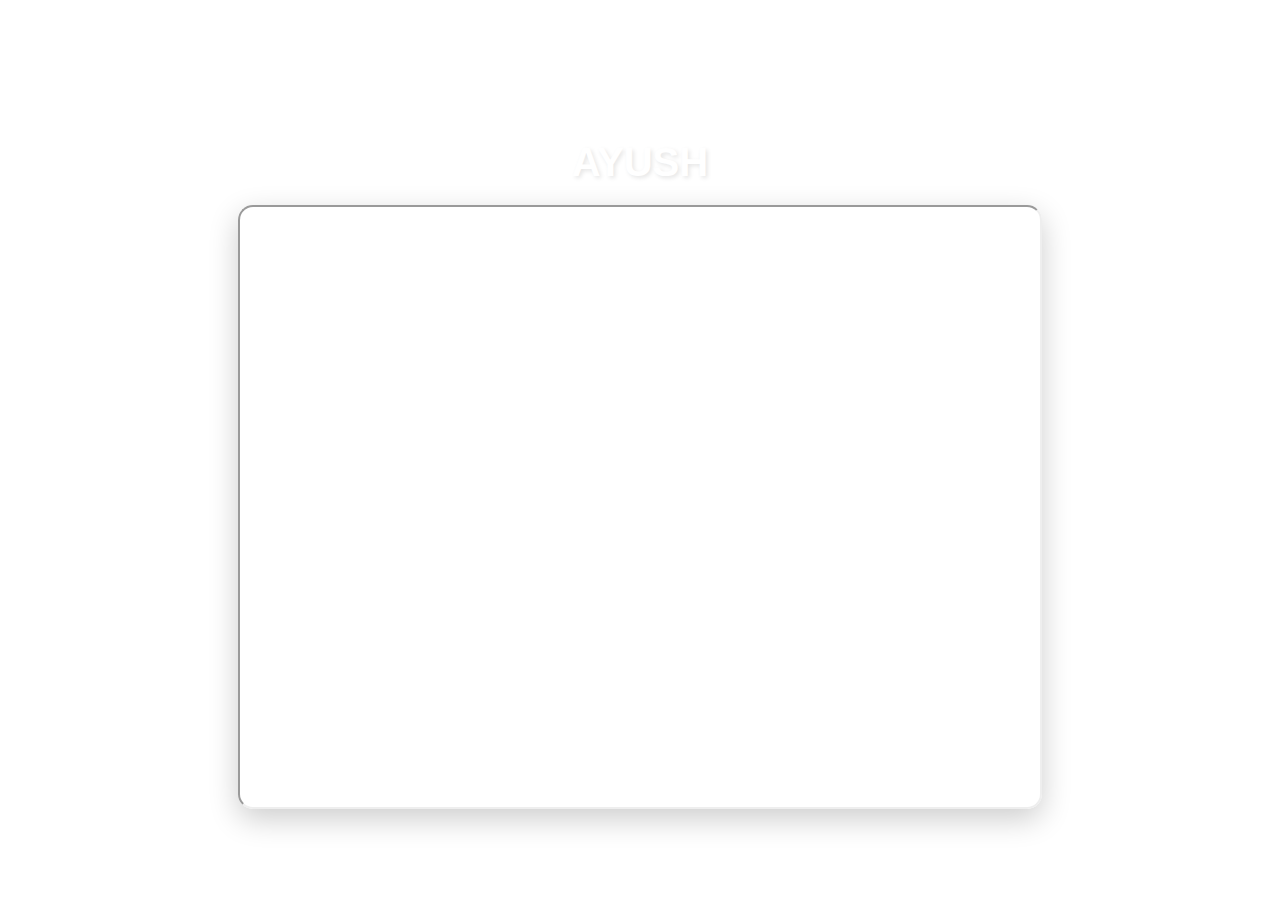
<file: bot.html>
<!DOCTYPE html>
<html lang="en">
<head>
    <meta charset="UTF-8">
    <meta name="viewport" content="width=device-width, initial-scale=1.0">
    <title>AYUSH</title>
    <style>
        /* Set the background image */
        body {
            font-family: 'Arial', sans-serif;
            background-image: url('https://i.pinimg.com/736x/6a/8b/16/6a8b16c46db7fdc8d7ba4313544a8a21.jpg'); /* Replace with your copied Pinterest image URL */
            background-size: cover; /* Ensure the image covers the entire screen */
            background-position: center center; /* Center the image */
            background-attachment: fixed; /* Make the background fixed during scrolling */
            display: flex;
            flex-direction: column;
            align-items: center;
            justify-content: center;
            min-height: 100vh;
            color: white; /* Text color to stand out against the background */
        }

        h2 {
            font-size: 2.5rem;
            margin-bottom: 20px;
            text-shadow: 2px 2px 4px rgba(0, 0, 0, 0.1);
        }

        iframe {
            width: 90%;
            max-width: 800px;
            height: 600px;
            border-radius: 15px;
            overflow: hidden;
            box-shadow: 0 10px 30px rgba(0, 0, 0, 0.2);
        }
    </style>
</head>
<body>
    <h2>AYUSH</h2>
    <iframe src="https://www.chatbase.co/chatbot-iframe/YYLen4dwfEkPa57UUmm8_"></iframe>
</body>
</html>
</file>
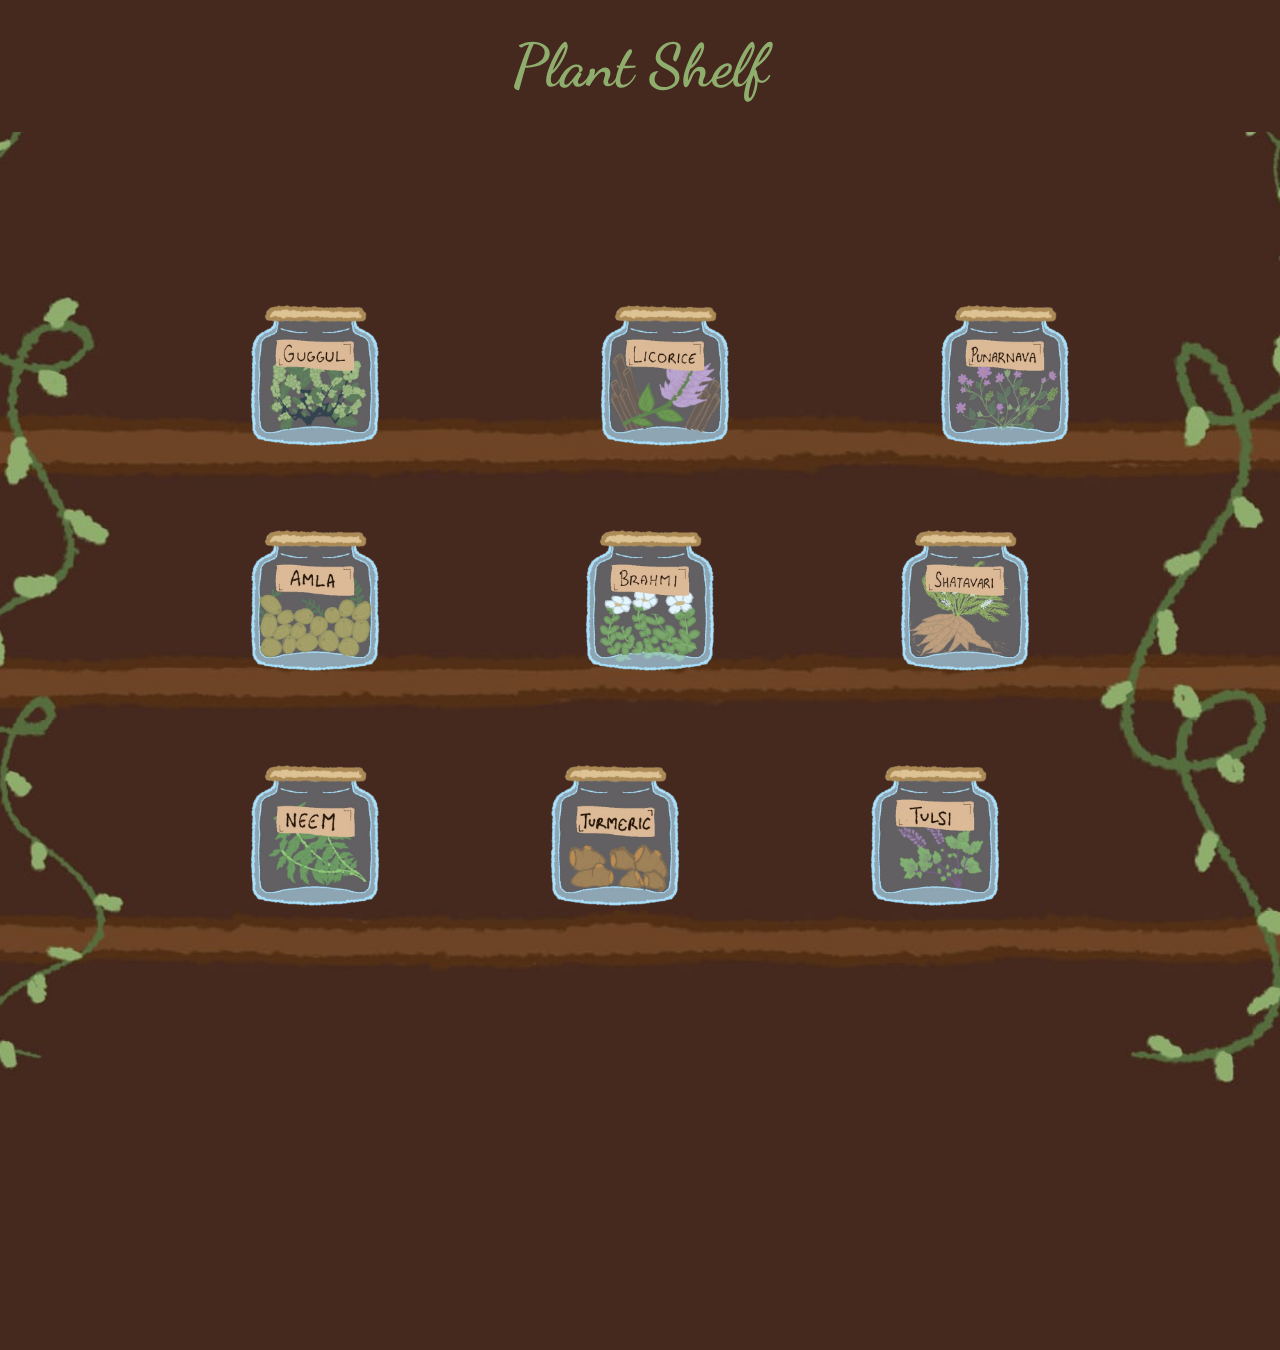
<file: garden3.html>
<!DOCTYPE html>
<html lang="en">
<head>
    <link href="https://fonts.googleapis.com/css2?family=Dancing+Script:wght@400;700&display=swap" rel="stylesheet">
    <meta charset="UTF-8">
    <meta name="viewport" content="width=device-width, initial-scale=1.0">
    <title>Plant Shelf</title>
    <style>
        body {
    font-family: 'Poppins', sans-serif;
    margin: 0;
    padding: 0;
    background-color: #45291F;
    background-image: url('shelf3.jpeg');
    background-size: cover;
    background-position: center;
    background-repeat: no-repeat;
    height: 150vh;
    display: flex;
    justify-content: center;
    align-items: center;
    position: relative;
    flex-direction: column;
}
        h1 {
            text-align: center;
            font-size: 60px;
            color: #8FAE6D;
            font-family: 'Dancing Script', cursive;
            margin: 0;
            padding: 30px;
            position: absolute;
            top: 0;
            left: 50%;
            transform: translateX(-50%);
            width: 100%;
            background: #45291F;
        }
        .shelf {
            display: flex;
            gap: 50px;
            position: relative;
        }
        
        .plant-img {
            width: 150px;
            cursor: pointer;
            position: absolute;
        }
        /* Individual positions for each plant */
        .jar { top: 30px; right: 200px; width: 250px; height: 250px; }
        .turmeric { top: 30px; right: -100px; width: 250px; height: 250px; }
        .tulsi { top: 30px; left: 170px; width: 250px; height: 250px;}
        .brahmi { top: -205px; left: -115px; width: 250px; height: 250px; }
        .amla { top: -205px; right: 200px; width: 250px; height: 250px;}
        .shatavari { top: -205px; left: 200px; width: 250px; height: 250px; }
        .guggul { top: -430px; left: -450px; width: 250px; height: 250px;}
        .licorice { top: -430px; left:-100px; width: 250px; height: 250px; }
        .punarnava {top: -430px; left: 240px; width: 250px; height: 250px}
        
        .popup {
    position: absolute;
    top: 50%;
    left: 50%;
    transform: translate(-50%, -50%);
    background: rgb(215, 213, 196);
    padding: 30px; /* Increased padding for more space */
    border-radius: 10px;
    box-shadow: 0 4px 8px rgba(0, 0, 0, 0.2);
    display: none;
    text-align: center;
    width: 400px; /* Adjust width to make it bigger */
    max-width: 80%; /* Ensures it doesn't get too big on smaller screens */
}

        .popup .image-container {
            display: flex;
            align-items: center;
            justify-content: center;
            position: relative;
        }
        .popup img {
    width: 200px; /* Increase width */
    height: 200px; /* Increase height */
    display: none;
    border-radius: 5px;
}
        .popup img.active {
            display: block;
        }
        .arrow {
            background: none;
            border: none;
            font-size: 20px;
            cursor: pointer;
            position: absolute;
            top: 50%;
            transform: translateY(-50%);
        }
        .left-arrow { left: 10px; }
        .right-arrow { right: 10px; }
        .close {
            position: absolute;
            top: 5px;
            right: 10px;
            cursor: pointer;
            font-size: 18px;
        }
    </style>
</head>
<body>
    <h1>Plant Shelf</h1>
    <div class="shelf">
        <img src="jar2.png" alt="Jar" class="plant-img jar" onclick="showPopup('jar-popup')">
        <img src="turmeric.png" alt="Turmeric" class="plant-img turmeric" onclick="showPopup('turmeric-popup')">
        <img src="tulsi.png" alt="Tulsi" class="plant-img tulsi" onclick="showPopup('tulsi-popup')">
        <img src="brahmi.png" alt="Brahmi" class="plant-img brahmi" onclick="showPopup('brahmi-popup')">
        <img src="amla.png" alt="Amla" class="plant-img amla" onclick="showPopup('amla-popup')">
        <img src="shatavari.png" alt="Shatavari" class="plant-img shatavari" onclick="showPopup('shatavari-popup')">
        <img src="guggul.png" alt="Guggul" class="plant-img guggul" onclick="showPopup('guggul-popup')">
        <img src="licorice.png" alt="Licorice" class="plant-img licorice" onclick="showPopup('licorice-popup')">
        <img src="punarnava.png" alt="Punarnava" class="plant-img punarnava" onclick="showPopup('punarnava-popup')">
    </div>
    
    <!-- Popup Example with Scrolling Images -->
    <div id="tulsi-popup" class="popup">
        <span class="close" onclick="closePopup('tulsi-popup')">&times;</span>
        <h2>Tulsi (Ocimum sanctum)</h2>
        <p>Also known as Holy Basil. It is known for its immune boosting properties due to its high levels of antioxidants and antimicrobial compounds. Tulsi is considered an effective remedy for respiratory ailments like cough, cold and asthma.</p>
        <div class="image-container">
            <button class="arrow left-arrow" onclick="prevImage('tulsi')">&#10094;</button>
            <img src="tulsi1.jpg" class="tulsi active">
            <img src="tulsi2.jpg" class="tulsi">
            <img src="tulsi3.jpg" class="tulsi">
            <button class="arrow right-arrow" onclick="nextImage('tulsi')">&#10095;</button>
        </div>
    </div>

    <div id="turmeric-popup" class="popup">
        <span class="close" onclick="closePopup('turmeric-popup')">&times;</span>
        <h2>Turmeric (Curcuma longa)</h2>
        <p>High in antioxidants, vitamin C, and antioxidant enzymes. Turmeric also helps manage diabetes by lowering blood glucose levels.Its antioxidant property helps reduce diabetes-related complications like ulcers, wounds, and kidney damage.</p>
        <div class="image-container">
            <button class="arrow left-arrow" onclick="prevImage('turmeric')">&#10094;</button>
            <img src="turmeric1.jpg" class="turmeric active">
            <img src="turmeric2.jpg" class="turmeric">
            <img src="turmeric3.jpg" class="turmeric">
            <button class="arrow right-arrow" onclick="nextImage('turmeric')">&#10095;</button>
        </div>
    </div>
    
    <div id="jar-popup" class="popup">
        <span class="close" onclick="closePopup('jar-popup')">&times;</span>
        <h2>Neem (Azadirachta indica)</h2>
        <p>Inhibits the growth of oral bacteria responsible for cavities and gum disease. Has anti-inflammatory and antibacterial properties, making it effective to treat a variety of skin conditions, including acne, eczema, and psoriasis.</p>
        <div class="image-container">
            <button class="arrow left-arrow" onclick="prevImage('jar')">&#10094;</button>
            <img src="neem1.jpg" class="jar active">
            <img src="neem2.jpg" class="jar">
            <img src="neem3.jpg" class="jar">
            <button class="arrow right-arrow" onclick="nextImage('jar')">&#10095;</button>
        </div>
    </div>

    <div id="brahmi-popup" class="popup">
        <span class="close" onclick="closePopup('brahmi-popup')">&times;</span>
        <h2>Brahmi (Bacopa Monnieri)</h2>
        <p>Brahmi tea that is made by brewing Brahmi leaves helps to manage cold, chest congestion and bronchitis by clearing out the mucus from the air passages which helps ease breathing. It also reduces pain and inflammation in the throat and respiratory tracts due to its anti-inflammatory property. </p>
        <div class="image-container">
            <button class="arrow left-arrow" onclick="prevImage('brahmi')">&#10094;</button>
            <img src="brahmi1.jpg" class="brahmi active">
            <img src="brahmi2.jpg" class="brahmi">
            <img src="brahmi3.jpg" class="brahmi">
            <button class="arrow right-arrow" onclick="nextImage('brahmi')">&#10095;</button>
        </div>
    </div>

    <div id="amla-popup" class="popup">
        <span class="close" onclick="closePopup('amla-popup')">&times;</span>
        <h2>Amla (Phyllanthus emblica)</h2>
        <p>Amla has 20 times more than an orange. This, combined with other antioxidant components, makes it an excellent choice for strengthening the body's natural defenses and fighting free radicals, harmful molecules that damage cells over time. </p>
        <div class="image-container">
            <button class="arrow left-arrow" onclick="prevImage('amla')">&#10094;</button>
            <img src="amla1.jpg" class="amla active">
            <img src="amla2.jpg" class="amla">
            <img src="amla3.jpg" class="amla">
            <button class="arrow right-arrow" onclick="nextImage('amla')">&#10095;</button>
        </div>
    </div>

    <div id="shatavari-popup" class="popup">
        <span class="close" onclick="closePopup('shatavari-popup')">&times;</span>
        <h2>Shatavari (Asparagus racemosus)</h2>
        <p>It is helpful in menstrual disorders and acts as a uterine tonic. Shatavari is also beneficial for men as it improves testosterone levels. Applying Shatavari powder paste along with milk or honey on the skin helps to get rid of wrinkles.</p>
        <div class="image-container">
            <button class="arrow left-arrow" onclick="prevImage('shatavari')">&#10094;</button>
            <img src="shatavari1.jpg" class="shatavari active">
            <img src="shatavari2.jpg" class="shatavari">
            <img src="shatavari3.jpg" class="shatavari">
            <button class="arrow right-arrow" onclick="nextImage('shatavari')">&#10095;</button>
        </div>
    </div>

    <div id="guggul-popup" class="popup">
        <span class="close" onclick="closePopup('guggul-popup')">&times;</span>
        <h2>Guggul (Commiphora wightii)</h2>
        <p>Guggul has been studied for its potential to treat acne.

            Research has found that it may be effective in complementary and alternative treatments for nodulocystic acne, a severe form of acne that affects the face, chest, and back.According to Ayurveda, Guggul is useful in weight management as it helps to improve metabolism and reduce toxic remains in the body due to improper digestion</p>
        <div class="image-container">
            <button class="arrow left-arrow" onclick="prevImage('guggul')">&#10094;</button>
            <img src="guggul1.jpg" class="guggul active">
            <img src="guggul2.jpg" class="guggul">
            <img src="guggul3.jpg" class="guggul">
            <button class="arrow right-arrow" onclick="nextImage('guggul')">&#10095;</button>
        </div>
    </div>
    
    <div id="licorice-popup" class="popup">
        <span class="close" onclick="closePopup('licorice-popup')">&times;</span>
        <h2>Licorice (Glycyrrhiza glabra)</h2>
        <p>used in Ayurveda to soothe stomach complaints like acidity, occasional heartburn, and other digestive discomforts. Licorice contains a compound called glycyrrhizin, which supports liver health while promoting a healthy inflammatory response in the body.</p>
        <div class="image-container">
            <button class="arrow left-arrow" onclick="prevImage('licorice')">&#10094;</button>
            <img src="licorice1.jpg" class="licorice active">
            <img src="licorice2.jpg" class="licorice">
            <img src="licorice3.jpg" class="licorice">
            <button class="arrow right-arrow" onclick="nextImage('licorice')">&#10095;</button>
        </div>
    </div>

    <div id="punarnava-popup" class="popup">
        <span class="close" onclick="closePopup('punarnava-popup')">&times;</span>
        <h2>Punarnava (Boerhavia diffusa)</h2>
        <p>Punarnava is a traditional ayurvedic plant that is used to rejuvenate the whole body. Punarnava has powerful analgesic and anti-inflammatory properties, which is extremely beneficial in reducing joint and muscle pain. It stimulates the secretion of digestive juices thereby increasing the absorption of essential nutrients. </p>
        <div class="image-container">
            <button class="arrow left-arrow" onclick="prevImage('punarnava')">&#10094;</button>
            <img src="punarnava1.jpg" class="punarnava active">
            <img src="punarnava2.jpg" class="punarnava">
            <img src="punarnava3.jpg" class="punarnava">
            <button class="arrow right-arrow" onclick="nextImage('punarnava')">&#10095;</button>
        </div>
    </div>

    <script>
        let currentPopup = null;
    
        function showPopup(popupId) {
            if (currentPopup) {
                currentPopup.style.display = "none"; // Close any open popup
            }
    
            let popup = document.getElementById(popupId);
            if (popup) {
                popup.style.display = "block";
                currentPopup = popup;
    
                // Reset to first image
                let images = popup.querySelectorAll("img");
                images.forEach(img => img.classList.remove("active"));
                if (images.length > 0) images[0].classList.add("active"); // Make the first image active
            }
        }
    
        // Close the popup when clicking 'X'
        document.addEventListener("click", function(event) {
            if (event.target.classList.contains("close")) {
                let popup = event.target.closest(".popup");
                if (popup) {
                    popup.style.display = "none";
                    currentPopup = null;
                }
            }
        });
    
        // Image navigation logic
        document.addEventListener("click", function(event) {
            if (event.target.classList.contains("arrow")) {
                let popup = event.target.closest(".popup");
                let images = popup.querySelectorAll("img");
                let currentIndex = Array.from(images).findIndex(img => img.classList.contains("active"));
    
                if (event.target.classList.contains("right-arrow")) {
                    if (currentIndex < images.length - 1) {
                        images[currentIndex].classList.remove("active");
                        images[currentIndex + 1].classList.add("active");
                    }
                } else if (event.target.classList.contains("left-arrow")) {
                    if (currentIndex > 0) {
                        images[currentIndex].classList.remove("active");
                        images[currentIndex - 1].classList.add("active");
                    }
                }
            }
        });
    </script>
    
    
    
</body>
</html>
</file>
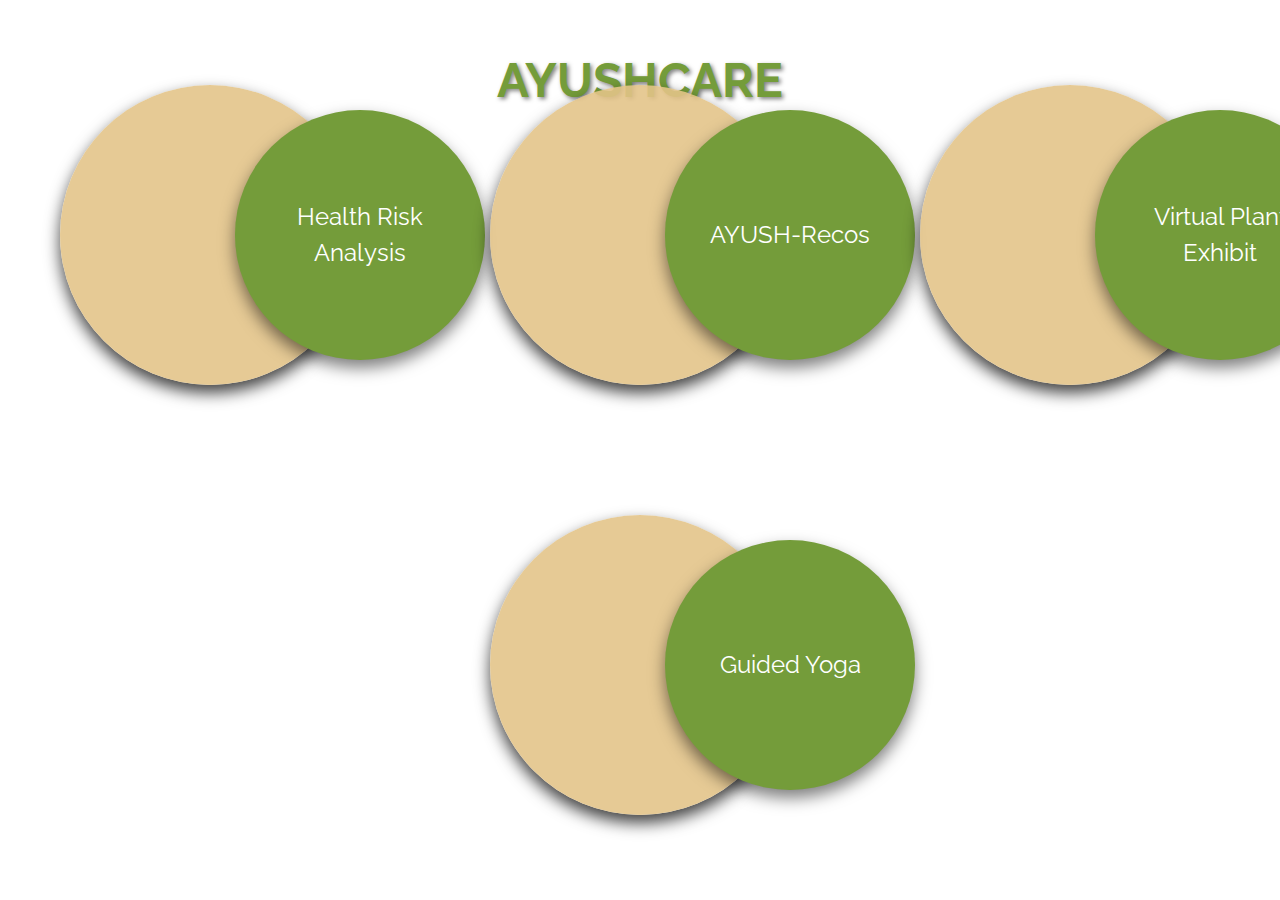
<file: Initial_page.html>
<!DOCTYPE html>
<html lang="en">
<head>
    <meta charset="UTF-8">
    <meta name="viewport" content="width=device-width, initial-scale=1.0">
    <title>AYUSH System</title>
    <link href="https://fonts.googleapis.com/css2?family=Raleway:wght@300&display=swap" rel="stylesheet">
    <style>
        /* General Styles */
        body {
            margin: 0;
            padding: 0;
            height: 100vh;
            background: url('https://img.freepik.com/premium-photo/ayurveda-background_1342603-12644.jpg') no-repeat center center/cover; /* Background image */
            display: flex;
            justify-content: center;
            align-items: center;
            font-family: 'Raleway', sans-serif;
        }
        h1 {
        position: absolute;
        top: 20px;
        left: 50%;
        transform: translateX(-50%);
        font-size: 3rem;
        color: #749c3a;
        text-transform: uppercase;
        text-shadow: 2px 2px 4px rgba(0, 0, 0, 0.5);
        font-family: 'Raleway', sans-serif;
    }
        .container {
            display: flex;
            flex-wrap: wrap;
            gap: 130px; /* Larger gap between buttons */
            justify-content: center;
        }

        /* Badge Effect */
        .badge {
            display: block;
            position: relative;
            width: 300px; /* Increased size */
            height: 300px; /* Increased size */
            cursor: pointer;
            background: #e3c388e3 no-repeat 100% 50%;
            background-size: 120%;
            border-radius: 50%;
            transition: all 1s cubic-bezier(.55, 0, .1, 1); /* Slower transition */
            box-shadow: 0px 0.5rem 1rem rgba(0, 0, 0, 0.75);
            text-decoration: none; /* Remove underline from link */
        }

        .badge:hover {
            box-shadow: 0px 0.5rem 2rem rgba(0, 0, 0, 0.75);
            background-position: 0% 50%;
        }

        .badge:hover .text {
            transform: rotate(-45deg) translate(0px) rotate(-315deg);
            background: #749c3a;
            width: 300px; /* Increased size */
            height: 300px; /* Increased size */
            margin-top: -150px; /* Adjusted for new height */
            margin-left: -150px; /* Adjusted for new width */
            transition: all 1s cubic-bezier(.55, 0, .1, 1), letter-spacing 2s ease-out; /* Slower transition */
        }

        .badge .text {
            display: flex;
            align-items: center;
            justify-content: center;
            position: absolute;
            width: 250px; /* Increased size */
            height: 250px; /* Increased size */
            left: 50%;
            top: 50%;
            margin-top: -125px; /* Adjusted for new height */
            margin-left: -125px; /* Adjusted for new width */
            font-size: 1.5rem; /* Adjusted font size */
            text-align: center;
            color: #fff;
            border-radius: 50%;
            background: #749c3a;
            transform: rotate(-180deg) translate(-150px) rotate(180deg);
            box-shadow: 0px 0.5rem 1rem rgba(0, 0, 0, 0.5);
            transition: all 1s cubic-bezier(.55, 0, .1, 1); /* Slower transition */
            padding: 20px; /* Added padding to fit text */
            box-sizing: border-box; /* Ensure padding is included in dimensions */
            white-space: normal; /* Allow text to wrap */
            word-wrap: break-word; /* Break long words if necessary */
            line-height: 1.5; /* Adjusted line height for better readability */
        }
    </style>
</head>
<body>
    <h1>AYUSHCare</h1>
    <div class="container">
        <!-- Health Risk Analysis -->
        <a href="bot.html" class="badge" onclick="redirectAfterAnimation(event, 'bot.html')">
            <div class="text">Health Risk<br>Analysis</div>
        </a>

        <!-- AYUSH-Recos -->
        <a href="treatment.html" class="badge" onclick="redirectAfterAnimation(event, 'treatment.html')">
            <div class="text">AYUSH-Recos</div>
        </a>

        <!-- Virtual Plant Exhibit -->
        <a href="garden3.html" class="badge" onclick="redirectAfterAnimation(event, 'garden3.html')">
            <div class="text">Virtual Plant<br>Exhibit</div>
        </a>

        <!-- Guided Yoga -->
        <a href="indexx.html" class="badge" onclick="redirectAfterAnimation(event, 'indexx.html')">
            <div class="text">Guided Yoga</div>
        </a>
    </div>

    <script>
        // Function to redirect after animation
        function redirectAfterAnimation(event, url) {
            event.preventDefault(); // Prevent immediate redirection
            const badge = event.currentTarget; // Get the clicked badge

            // Add a class to trigger the roll-in animation
            badge.classList.add('animate');

            // Wait for the animation to complete (1 second in this case)
            setTimeout(() => {
                window.location.href = url; // Redirect to the specified URL
            }, 1000); // Match the duration of the animation
        }
    </script>
</body>
</html>
</file>
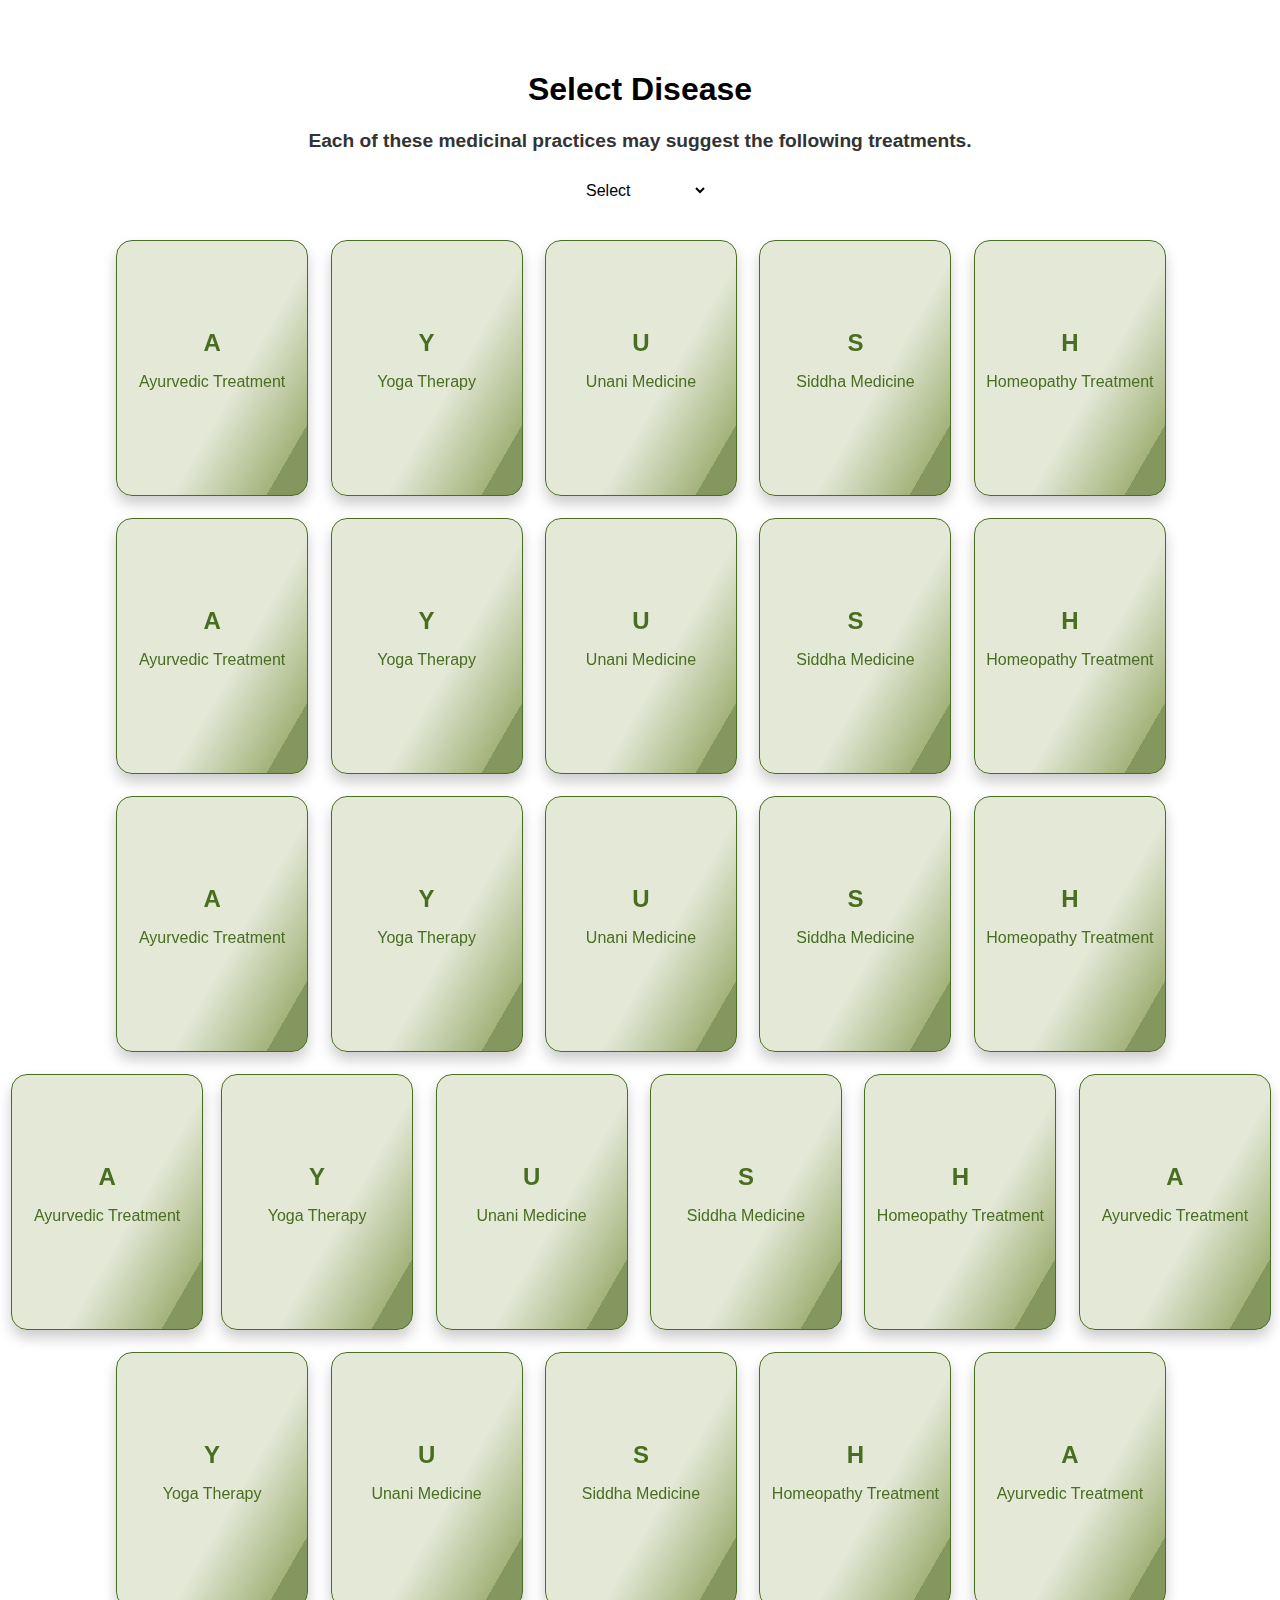
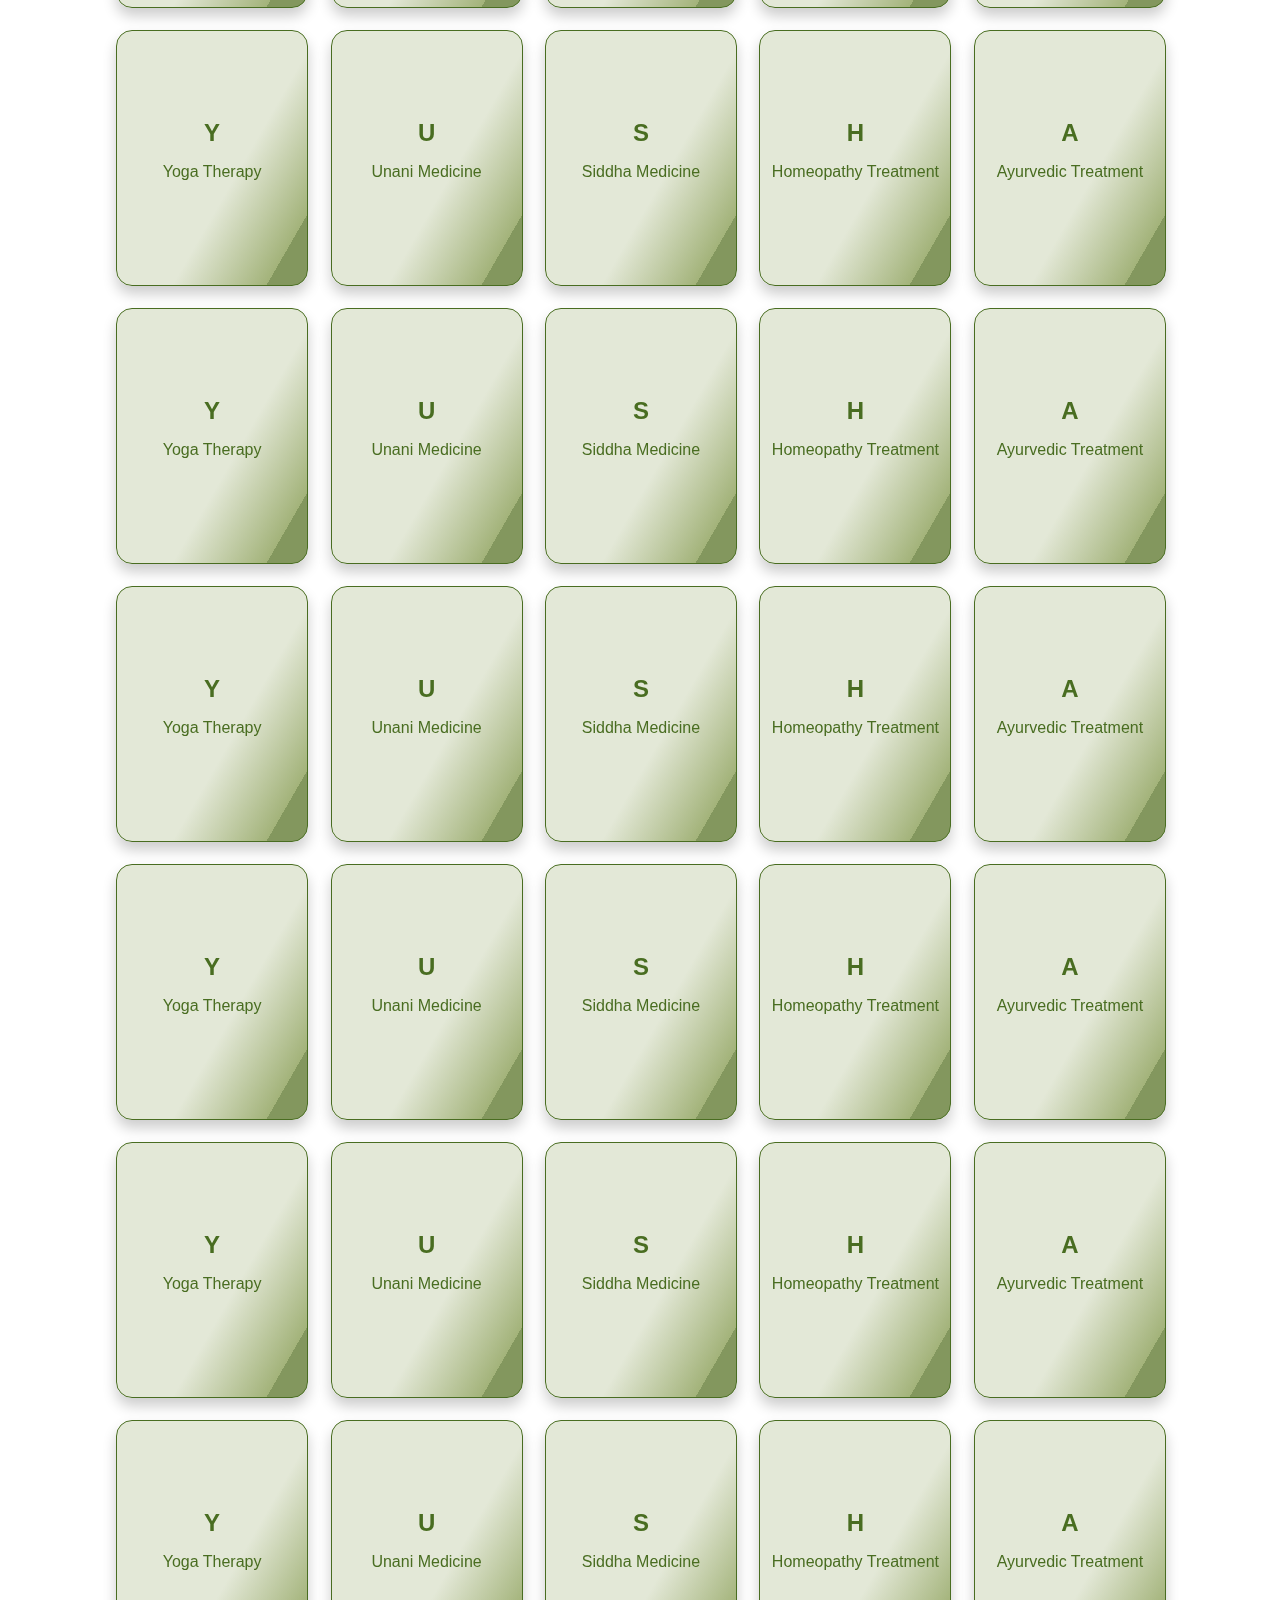
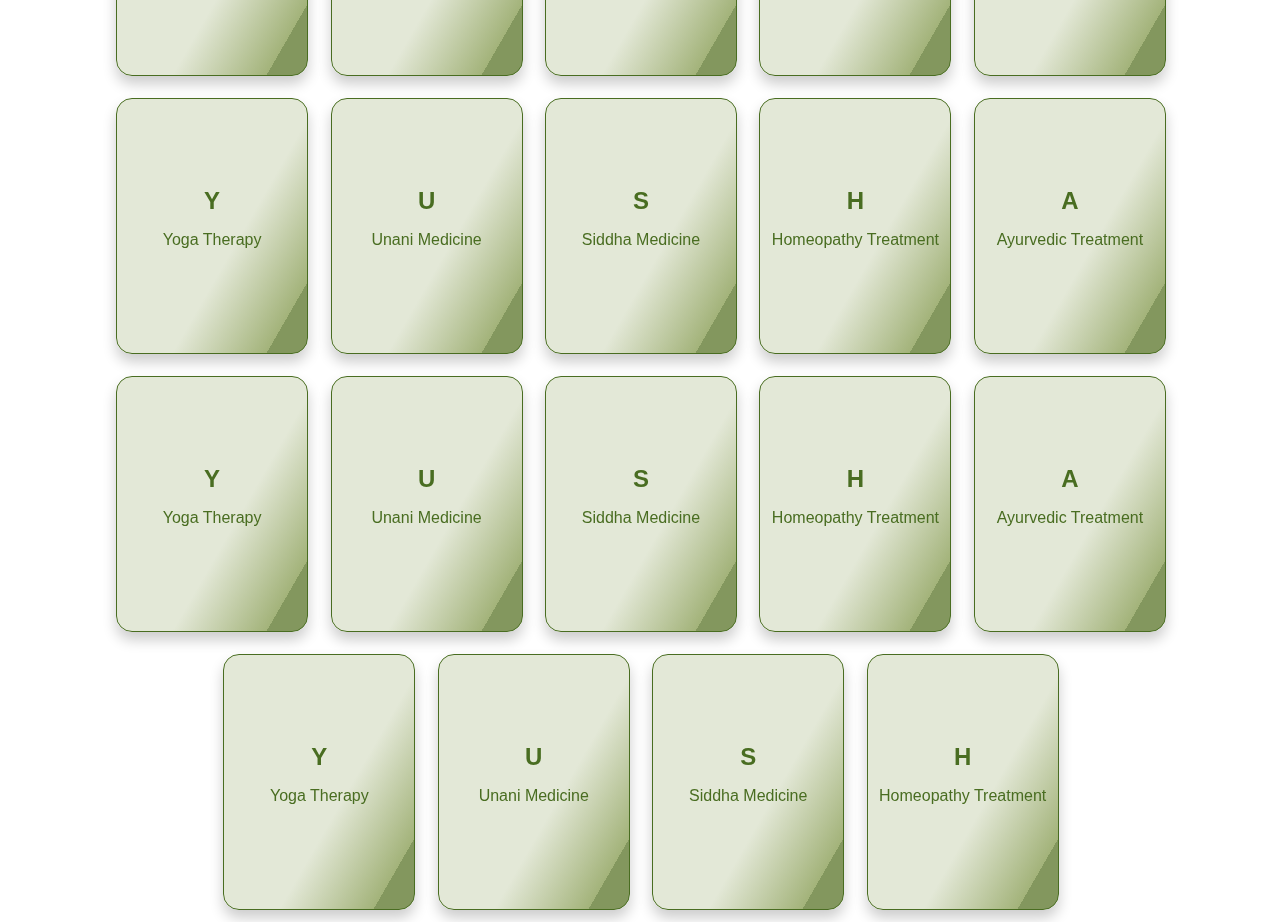
<file: treatment.html>
<!DOCTYPE html>
<html lang="en">
<head>
<meta charset="UTF-8">
<meta name="viewport" content="width=device-width, initial-scale=1.0">
<title>AYUSH Treatments</title>
<style>
body {
  background-image: url('https://i.pinimg.com/736x/19/68/b0/1968b06afc1ef281a748c9b307e39f06.jpg');
  background-size: cover;
  background-position: center;
  background-repeat: no-repeat;
  margin: 0;
  padding: 0;
  font-family: Arial, sans-serif;
  text-align: center;
  padding-top: 50px;
}

select {
  padding: 10px;
  margin-bottom: 20px;
  font-size: 16px;
  border-radius: 10px;
  border: none;
  background-color: white;
  cursor: pointer;
}

/* Flip Card Styles */
.card {
  background-color: transparent;
  width: 190px;
  height: 254px;
  perspective: 1000px;
  display: inline-block;
  margin: 10px;
}

.card-inner {
  position: relative;
  width: 100%;
  height: 100%;
  text-align: center;
  transition: transform 0.8s;
  transform-style: preserve-3d;
}

.card:hover .card-inner {
  transform: rotateY(180deg);
}

.card-front, .card-back {
  box-shadow: 0 8px 14px 0 rgba(0,0,0,0.2);
  position: absolute;
  display: flex;
  flex-direction: column;
  justify-content: center;
  width: 100%;
  height: 100%;
  -webkit-backface-visibility: hidden;
  backface-visibility: hidden;
  border: 1px solid #496d21; /* Green border */
  border-radius: 1rem;
}

.card-front {
  background: linear-gradient(120deg, #e3e8d7 60%, #a3b37a 88%, #a8b68e 40%, #83975e 48%);
  color: #496d21; /* Dark green text */
}

.card-back {
  background: linear-gradient(120deg, #83975e 30%, #343c26 88%, #c1cbaf 40%, #b5c19e 78%);
  color: white; /* White text */
  transform: rotateY(180deg);
}

.title {
  font-size: 1.5em;
  font-weight: 900;
  text-align: center;
  margin: 0;
}

.subtitle {
  font-size: 1.2em;
  color: #333;
  margin-top: 10px;
  font-weight: bold;
}
</style>
<script>
function showCards() {
  const disease = document.getElementById("disease").value;
  document.querySelectorAll(".card").forEach(card => {
    card.style.display = "none";
  });
  if (disease) {
    document.querySelectorAll("." + disease).forEach(card => {
      card.style.display = "inline-block";
    });
  }
}
</script>
</head>
<body>
<h1>Select Disease</h1>
<p class="subtitle"><strong>Each of these medicinal practices may suggest the following treatments.</strong></p>
<select id="disease" onchange="showCards()">
  <option value="">Select</option>
  <option value="Cough">Cough</option>
  <option value="Fever">Fever</option>
  <option value="Migraine">Migraine</option>
  <option value="Asthma">Asthma</option>
  <option value="Arthritis">Arthritis</option>
  <option value="Hypertension">Hypertension</option>
  <option value="Psoriasis">Psoriasis</option>
  <option value="Obesity">Obesity</option>
  <option value="Indigestion">Indigestion</option>
  <option value="Insomnia">Insomnia</option>
  <option value="Eczema">Eczema</option>
  <option value="Osteoarthritis">Osteoarthritis</option>
  <option value="Sinusitis">Sinusitis</option>
</select>

<div class="container">
  <!-- Cough -->
  <div class="card Cough">
    <div class="card-inner">
      <div class="card-front">
        <p class="title">A</p>
        <p>Ayurvedic Treatment</p>
      </div>
      <div class="card-back">
        <p class="title">Holy Basil (Tulsi) and Turmeric</p>
      </div>
    </div>
  </div>
  <div class="card Cough">
    <div class="card-inner">
      <div class="card-front">
        <p class="title">Y</p>
        <p>Yoga Therapy</p>
      </div>
      <div class="card-back">
        <p class="title">Bhastrika and Anulom Vilom</p>
      </div>
    </div>
  </div>
  <div class="card Cough">
    <div class="card-inner">
      <div class="card-front">
        <p class="title">U</p>
        <p>Unani Medicine</p>
      </div>
      <div class="card-back">
        <p class="title">Saffron, Honey, and Ginger</p>
      </div>
    </div>
  </div>
  <div class="card Cough">
    <div class="card-inner">
      <div class="card-front">
        <p class="title">S</p>
        <p>Siddha Medicine</p>
      </div>
      <div class="card-back">
        <p class="title">Malabar Nut (Vasa)</p>
      </div>
    </div>
  </div>
  <div class="card Cough">
    <div class="card-inner">
      <div class="card-front">
        <p class="title">H</p>
        <p>Homeopathy Treatment</p>
      </div>
      <div class="card-back">
        <p class="title">Bryonia for dry cough</p>
      </div>
    </div>
  </div>

  <!-- Add more cards for other diseases similarly -->
   <!-- Fever -->
<div class="card Fever">
    <div class="card-inner">
      <div class="card-front">
        <p class="title">A</p>
        <p>Ayurvedic Treatment</p>
      </div>
      <div class="card-back">
        <p class="title">Ginger, Turmeric, and Honey</p>
      </div>
    </div>
  </div>
  
  <div class="card Fever">
    <div class="card-inner">
      <div class="card-front">
        <p class="title">Y</p>
        <p>Yoga Therapy</p>
      </div>
      <div class="card-back">
        <p class="title">Kapalbhati and Anulom Vilom</p>
      </div>
    </div>
  </div>
  
  <div class="card Fever">
    <div class="card-inner">
      <div class="card-front">
        <p class="title">U</p>
        <p>Unani Medicine</p>
      </div>
      <div class="card-back">
        <p class="title">Lemon and Honey</p>
      </div>
    </div>
  </div>
  
  <div class="card Fever">
    <div class="card-inner">
      <div class="card-front">
        <p class="title">S</p>
        <p>Siddha Medicine</p>
      </div>
      <div class="card-back">
        <p class="title">Moringa Leaves</p>
      </div>
    </div>
  </div>
  
  <div class="card Fever">
    <div class="card-inner">
      <div class="card-front">
        <p class="title">H</p>
        <p>Homeopathy Treatment</p>
      </div>
      <div class="card-back">
        <p class="title">Aconite for fever with restlessness</p>
      </div>
    </div>
  </div>
</div>
<!-- Migraine -->
<div class="card Migraine">
    <div class="card-inner">
      <div class="card-front">
        <p class="title">A</p>
        <p>Ayurvedic Treatment</p>
      </div>
      <div class="card-back">
        <p class="title">Peppermint and Lavender Oil</p>
      </div>
    </div>
  </div>
  
  <div class="card Migraine">
    <div class="card-inner">
      <div class="card-front">
        <p class="title">Y</p>
        <p>Yoga Therapy</p>
      </div>
      <div class="card-back">
        <p class="title">Savasana and Pranayama</p>
      </div>
    </div>
  </div>
  
  <div class="card Migraine">
    <div class="card-inner">
      <div class="card-front">
        <p class="title">U</p>
        <p>Unani Medicine</p>
      </div>
      <div class="card-back">
        <p class="title">Cardamom and Cinnamon</p>
      </div>
    </div>
  </div>
  
  <div class="card Migraine">
    <div class="card-inner">
      <div class="card-front">
        <p class="title">S</p>
        <p>Siddha Medicine</p>
      </div>
      <div class="card-back">
        <p class="title">Brahmi Herb</p>
      </div>
    </div>
  </div>
  
  <div class="card Migraine">
    <div class="card-inner">
      <div class="card-front">
        <p class="title">H</p>
        <p>Homeopathy Treatment</p>
      </div>
      <div class="card-back">
        <p class="title">Belladonna for throbbing pain</p>
      </div>
    </div>
  </div>
  
  <!-- Asthma -->
  <div class="card Asthma">
    <div class="card-inner">
      <div class="card-front">
        <p class="title">A</p>
        <p>Ayurvedic Treatment</p>
      </div>
      <div class="card-back">
        <p class="title">Ginger and Honey</p>
      </div>
    </div>
  </div><div class="card Asthma">
    <div class="card-inner">
      <div class="card-front">
        <p class="title">Y</p>
        <p>Yoga Therapy</p>
      </div>
      <div class="card-back">
        <p class="title">Bhastrika and Anulom Vilom</p>
      </div>
    </div>
  </div>
  
  <div class="card Asthma">
    <div class="card-inner">
      <div class="card-front">
        <p class="title">U</p>
        <p>Unani Medicine</p>
      </div>
      <div class="card-back">
        <p class="title">Black Seed Oil</p>
      </div>
    </div>
  </div>
  
  <div class="card Asthma">
    <div class="card-inner">
      <div class="card-front">
        <p class="title">S</p>
        <p>Siddha Medicine</p>
      </div>
      <div class="card-back">
        <p class="title">Vasa (Malabar Nut)</p>
      </div>
    </div>
  </div>
  
  <div class="card Asthma">
    <div class="card-inner">
      <div class="card-front">
        <p class="title">H</p>
        <p>Homeopathy Treatment</p>
      </div>
      <div class="card-back">
        <p class="title">Arsenicum album</p>
      </div>
    </div>
  </div>
  <!-- Arthritis -->
<div class="card Arthritis">
    <div class="card-inner">
      <div class="card-front">
        <p class="title">A</p>
        <p>Ayurvedic Treatment</p>
      </div>
      <div class="card-back">
        <p class="title">Ashwagandha and Guggulu</p>
      </div>
    </div>
  </div>
  
  <div class="card Arthritis">
    <div class="card-inner">
      <div class="card-front">
        <p class="title">Y</p>
        <p>Yoga Therapy</p>
      </div>
      <div class="card-back">
        <p class="title">Bujangasana and Tadasana</p>
      </div>
    </div>
  </div>
  
  <div class="card Arthritis">
    <div class="card-inner">
      <div class="card-front">
        <p class="title">U</p>
        <p>Unani Medicine</p>
      </div>
      <div class="card-back">
        <p class="title">Eucalyptus Oil and Mustard Oil</p>
      </div>
    </div>
  </div>
  
  <div class="card Arthritis">
    <div class="card-inner">
      <div class="card-front">
        <p class="title">S</p>
        <p>Siddha Medicine</p>
      </div>
      <div class="card-back">
        <p class="title">Ginger and Turmeric</p>
      </div>
    </div>
  </div>
  
  <div class="card Arthritis">
    <div class="card-inner">
      <div class="card-front">
        <p class="title">H</p>
        <p>Homeopathy Treatment</p>
      </div>
      <div class="card-back">
        <p class="title">Rhus tox for joint pain</p>
      </div>
    </div>
  </div>
  
  <!-- Hypertension -->
  <div class="card Hypertension">
    <div class="card-inner">
      <div class="card-front">
        <p class="title">A</p>
        <p>Ayurvedic Treatment</p>
      </div>
      <div class="card-back">
        <p class="title">Garlic, Turmeric, and Ashwagandha</p>
      </div>
    </div>
  </div>
  
  <div class="card Hypertension">
    <div class="card-inner">
      <div class="card-front">
        <p class="title">Y</p>
        <p>Yoga Therapy</p>
      </div>
      <div class="card-back">
        <p class="title">Anulom Vilom and Sirsasana</p>
      </div>
    </div>
  </div>
  
  <div class="card Hypertension">
    <div class="card-inner">
      <div class="card-front">
        <p class="title">U</p>
        <p>Unani Medicine</p>
      </div>
      <div class="card-back">
        <p class="title">Olive Oil and Lemon</p>
      </div>
    </div>
  </div>
  
  <div class="card Hypertension">
    <div class="card-inner">
      <div class="card-front">
        <p class="title">S</p>
        <p>Siddha Medicine</p>
      </div>
      <div class="card-back">
        <p class="title">Basil Leaves and Moringa</p>
      </div>
    </div>
  </div>
  
  <div class="card Hypertension">
    <div class="card-inner">
      <div class="card-front">
        <p class="title">H</p>
        <p>Homeopathy Treatment</p>
      </div>
      <div class="card-back">
        <p class="title">Belladonna for high blood pressure</p>
      </div>
    </div>
  </div>
  
  <!-- Psoriasis -->
  <div class="card Psoriasis">
    <div class="card-inner">
      <div class="card-front">
        <p class="title">A</p>
        <p>Ayurvedic Treatment</p>
      </div>
      <div class="card-back">
        <p class="title">Neem, Turmeric, and Aloe Vera</p>
      </div>
    </div>
  </div>
  
  <div class="card Psoriasis">
    <div class="card-inner">
      <div class="card-front">
        <p class="title">Y</p>
        <p>Yoga Therapy</p>
      </div>
      <div class="card-back">
        <p class="title">Adho Mukha Svanasana and Pranayama</p>
      </div>
    </div>
  </div>
  
  <div class="card Psoriasis">
    <div class="card-inner">
      <div class="card-front">
        <p class="title">U</p>
        <p>Unani Medicine</p>
      </div>
      <div class="card-back">
        <p class="title">Olive Oil and Fish Oil</p>
      </div>
    </div>
  </div>
  
  <div class="card Psoriasis">
    <div class="card-inner">
      <div class="card-front">
        <p class="title">S</p>
        <p>Siddha Medicine</p>
      </div>
      <div class="card-back">
        <p class="title">Bitter Gourd and Aloe Vera</p>
      </div>
    </div>
  </div>
  
  <div class="card Psoriasis">
    <div class="card-inner">
      <div class="card-front">
        <p class="title">H</p>
        <p>Homeopathy Treatment</p>
      </div>
      <div class="card-back">
        <p class="title">Graphites for skin lesions</p>
      </div>
    </div>
  </div>
  <!-- Obesity -->
<div class="card Obesity">
    <div class="card-inner">
      <div class="card-front">
        <p class="title">A</p>
        <p>Ayurvedic Treatment</p>
      </div>
      <div class="card-back">
        <p class="title">Guggulu, Triphala, and Fenugreek</p>
      </div>
    </div>
  </div>
  
  <div class="card Obesity">
    <div class="card-inner">
      <div class="card-front">
        <p class="title">Y</p>
        <p>Yoga Therapy</p>
      </div>
      <div class="card-back">
        <p class="title">Surya Namaskar and Dhanurasana</p>
      </div>
    </div>
  </div>
  
  <div class="card Obesity">
    <div class="card-inner">
      <div class="card-front">
        <p class="title">U</p>
        <p>Unani Medicine</p>
      </div>
      <div class="card-back">
        <p class="title">Black Cumin and Lemon</p>
      </div>
    </div>
  </div>
  
  <div class="card Obesity">
    <div class="card-inner">
      <div class="card-front">
        <p class="title">S</p>
        <p>Siddha Medicine</p>
      </div>
      <div class="card-back">
        <p class="title">Karela and Moringa</p>
      </div>
    </div>
  </div>
  
  <div class="card Obesity">
    <div class="card-inner">
      <div class="card-front">
        <p class="title">H</p>
        <p>Homeopathy Treatment</p>
      </div>
      <div class="card-back">
        <p class="title">Calcarea carb for weight management</p>
      </div>
    </div>
  </div>
  
  <!-- Indigestion -->
  <div class="card Indigestion">
    <div class="card-inner">
      <div class="card-front">
        <p class="title">A</p>
        <p>Ayurvedic Treatment</p>
      </div>
      <div class="card-back">
        <p class="title">Ginger, Fennel, and Aloe Vera</p>
      </div>
    </div>
  </div>
  
  <div class="card Indigestion">
    <div class="card-inner">
      <div class="card-front">
        <p class="title">Y</p>
        <p>Yoga Therapy</p>
      </div>
      <div class="card-back">
        <p class="title">Pavanmuktasana and Bhujangasana</p>
      </div>
    </div>
  </div>
  
  <div class="card Indigestion">
    <div class="card-inner">
      <div class="card-front">
        <p class="title">U</p>
        <p>Unani Medicine</p>
      </div>
      <div class="card-back">
        <p class="title">Cumin, Caraway, and Ginger</p>
      </div>
    </div>
  </div>
  
  <div class="card Indigestion">
    <div class="card-inner">
      <div class="card-front">
        <p class="title">S</p>
        <p>Siddha Medicine</p>
      </div>
      <div class="card-back">
        <p class="title">Sunnam and Dried Ginger</p>
      </div>
    </div>
  </div>
  
  <div class="card Indigestion">
    <div class="card-inner">
      <div class="card-front">
        <p class="title">H</p>
        <p>Homeopathy Treatment</p>
      </div>
      <div class="card-back">
        <p class="title">Nux Vomica for indigestion</p>
      </div>
    </div>
  </div>
  
  <!-- Insomnia -->
  <div class="card Insomnia">
    <div class="card-inner">
      <div class="card-front">
        <p class="title">A</p>
        <p>Ayurvedic Treatment</p>
      </div>
      <div class="card-back">
        <p class="title">Ashwagandha and Jatamansi</p>
      </div>
    </div>
  </div>
  
  <div class="card Insomnia">
    <div class="card-inner">
      <div class="card-front">
        <p class="title">Y</p>
        <p>Yoga Therapy</p>
      </div>
      <div class="card-back">
        <p class="title">Savasana and Anulom Vilom</p>
      </div>
    </div>
  </div>
  
  <div class="card Insomnia">
    <div class="card-inner">
      <div class="card-front">
        <p class="title">U</p>
        <p>Unani Medicine</p>
      </div>
      <div class="card-back">
        <p class="title">Chamomile and Lavender</p>
      </div>
    </div>
  </div>
  
  <div class="card Insomnia">
    <div class="card-inner">
      <div class="card-front">
        <p class="title">S</p>
        <p>Siddha Medicine</p>
      </div>
      <div class="card-back">
        <p class="title">Pudina and Ajwain</p>
      </div>
    </div>
  </div>
  
  <div class="card Insomnia">
    <div class="card-inner">
      <div class="card-front">
        <p class="title">H</p>
        <p>Homeopathy Treatment</p>
      </div>
      <div class="card-back">
        <p class="title">Coffea Cruda for sleeplessness</p>
      </div>
    </div>
  </div>
  
  <!-- Depression and Anxiety -->
  <div class="card DepressionAnxiety">
    <div class="card-inner">
      <div class="card-front">
        <p class="title">A</p>
        <p>Ayurvedic Treatment</p>
      </div>
      <div class="card-back">
        <p class="title">Brahmi, Ashwagandha, and Jatamansi</p>
      </div>
    </div>
  </div>
  
  <div class="card DepressionAnxiety">
    <div class="card-inner">
      <div class="card-front">
        <p class="title">Y</p>
        <p>Yoga Therapy</p>
      </div>
      <div class="card-back">
        <p class="title">Pranayama and Vipassana</p>
      </div>
    </div>
  </div>
  
  <div class="card DepressionAnxiety">
    <div class="card-inner">
      <div class="card-front">
        <p class="title">U</p>
        <p>Unani Medicine</p>
      </div>
      <div class="card-back">
        <p class="title">Saffron and Fennel</p>
      </div>
    </div>
  </div>
  
  <div class="card DepressionAnxiety">
    <div class="card-inner">
      <div class="card-front">
        <p class="title">S</p>
        <p>Siddha Medicine</p>
      </div>
      <div class="card-back">
        <p class="title">Sandalwood and Pomegranate</p>
      </div>
    </div>
  </div>
  
  <div class="card DepressionAnxiety">
    <div class="card-inner">
      <div class="card-front">
        <p class="title">H</p>
        <p>Homeopathy Treatment</p>
      </div>
      <div class="card-back">
        <p class="title">Aurum Met for depression</p>
      </div>
    </div>
  </div>
<!-- Eczema -->
<div class="card Eczema">
    <div class="card-inner">
      <div class="card-front">
        <p class="title">A</p>
        <p>Ayurvedic Treatment</p>
      </div>
      <div class="card-back">
        <p class="title">Neem, Turmeric, and Aloe Vera</p>
      </div>
    </div>
  </div>
  
  <div class="card Eczema">
    <div class="card-inner">
      <div class="card-front">
        <p class="title">Y</p>
        <p>Yoga Therapy</p>
      </div>
      <div class="card-back">
        <p class="title">Bhastrika and Pranayama</p>
      </div>
    </div>
  </div>
  
  <div class="card Eczema">
    <div class="card-inner">
      <div class="card-front">
        <p class="title">U</p>
        <p>Unani Medicine</p>
      </div>
      <div class="card-back">
        <p class="title">Saffron and Olive Oil</p>
      </div>
    </div>
  </div>
  
  <div class="card Eczema">
    <div class="card-inner">
      <div class="card-front">
        <p class="title">S</p>
        <p>Siddha Medicine</p>
      </div>
      <div class="card-back">
        <p class="title">Coconut Oil and Sandalwood</p>
      </div>
    </div>
  </div>
  
  <div class="card Eczema">
    <div class="card-inner">
      <div class="card-front">
        <p class="title">H</p>
        <p>Homeopathy Treatment</p>
      </div>
      <div class="card-back">
        <p class="title">Graphites for skin conditions</p>
      </div>
    </div>
  </div>
  
  <!-- Osteoarthritis -->
  <div class="card Osteoarthritis">
    <div class="card-inner">
      <div class="card-front">
        <p class="title">A</p>
        <p>Ayurvedic Treatment</p>
      </div>
      <div class="card-back">
        <p class="title">Ashwagandha, Guggulu, and Shallaki</p>
      </div>
    </div>
  </div>
  
  <div class="card Osteoarthritis">
    <div class="card-inner">
      <div class="card-front">
        <p class="title">Y</p>
        <p>Yoga Therapy</p>
      </div>
      <div class="card-back">
        <p class="title">Tadasana and Trikonasana</p>
      </div>
    </div>
  </div>
  
  <div class="card Osteoarthritis">
    <div class="card-inner">
      <div class="card-front">
        <p class="title">U</p>
        <p>Unani Medicine</p>
      </div>
      <div class="card-back">
        <p class="title">Turmeric and Olive Oil</p>
      </div>
    </div>
  </div>
  
  <div class="card Osteoarthritis">
    <div class="card-inner">
      <div class="card-front">
        <p class="title">S</p>
        <p>Siddha Medicine</p>
      </div>
      <div class="card-back">
        <p class="title">Eucalyptus Oil and Aloe Vera</p>
      </div>
    </div>
  </div>
  
  <div class="card Osteoarthritis">
    <div class="card-inner">
      <div class="card-front">
        <p class="title">H</p>
        <p>Homeopathy Treatment</p>
      </div>
      <div class="card-back">
        <p class="title">Rhus tox for joint pain</p>
      </div>
    </div>
  </div>
  
  <!-- Sinusitis -->
  <div class="card Sinusitis">
    <div class="card-inner">
      <div class="card-front">
        <p class="title">A</p>
        <p>Ayurvedic Treatment</p>
      </div>
      <div class="card-back">
        <p class="title">Tulsi, Ginger, and Honey</p>
      </div>
    </div>
  </div>
  
  <div class="card Sinusitis">
    <div class="card-inner">
      <div class="card-front">
        <p class="title">Y</p>
        <p>Yoga Therapy</p>
      </div>
      <div class="card-back">
        <p class="title">Bhastrika and Ujjayi Pranayama</p>
      </div>
    </div>
  </div>
  
  <div class="card Sinusitis">
    <div class="card-inner">
      <div class="card-front">
        <p class="title">U</p>
        <p>Unani Medicine</p>
      </div>
      <div class="card-back">
        <p class="title">Cinnamon and Clove</p>
      </div>
    </div>
  </div>
  
  <div class="card Sinusitis">
    <div class="card-inner">
      <div class="card-front">
        <p class="title">S</p>
        <p>Siddha Medicine</p>
      </div>
      <div class="card-back">
        <p class="title">Peppermint and Turmeric</p>
      </div>
    </div>
  </div>
  
  <div class="card Sinusitis">
    <div class="card-inner">
      <div class="card-front">
        <p class="title">H</p>
        <p>Homeopathy Treatment</p>
      </div>
      <div class="card-back">
        <p class="title">Kali Bichromicum for sinus issues</p>
      </div>
    </div>
  </div>

  </div>
      
</body>
</html>
</file>
